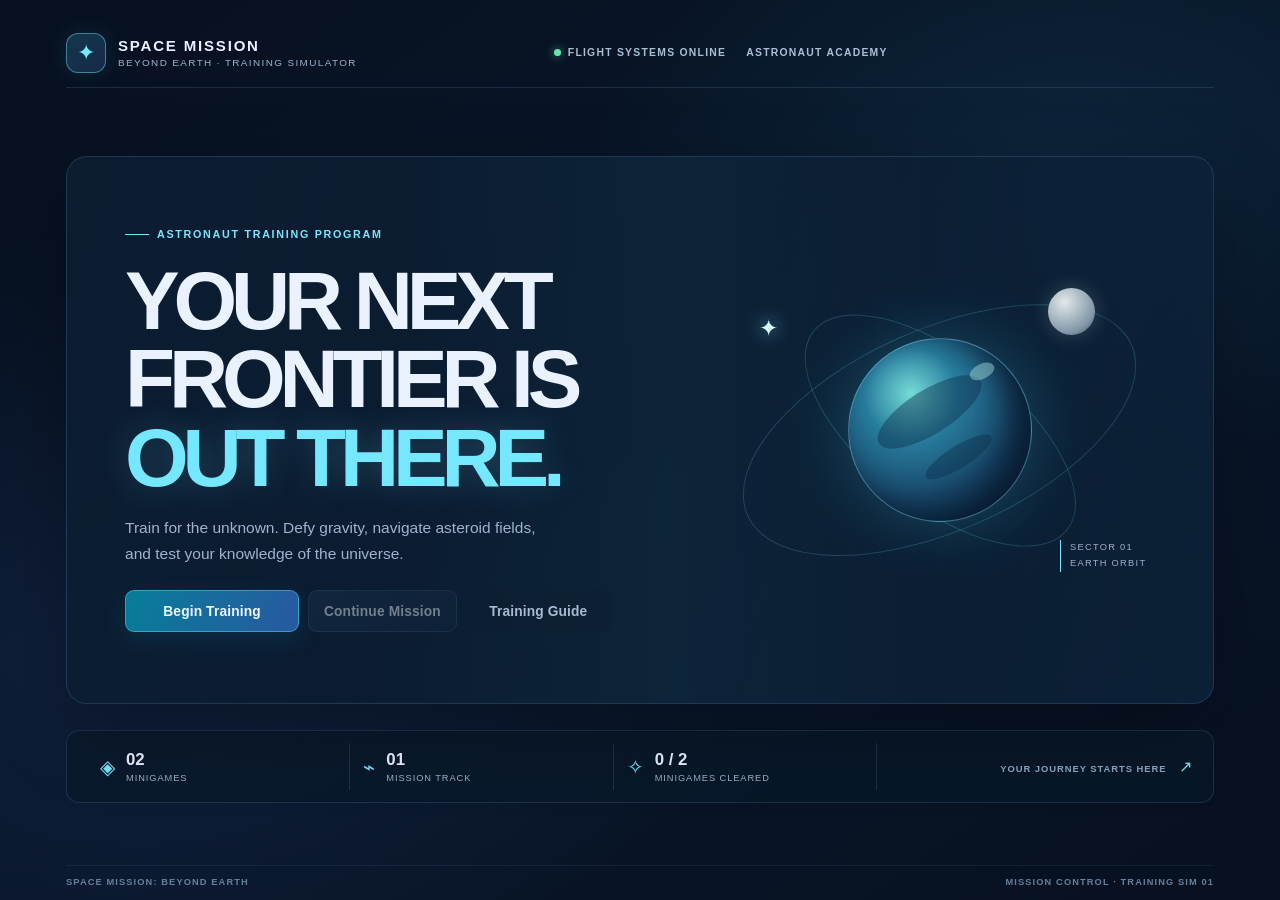
<file: index.html>
<!doctype html>
<html lang="en">
<head>
  <meta charset="utf-8">
  <meta name="viewport" content="width=device-width, initial-scale=1">
  <meta name="theme-color" content="#080f23">
  <title>Space Mission: Beyond Earth</title>
  <link rel="stylesheet" href="styles.css">
  <script src="game.js" defer></script>
</head>
<body>
  <main id="game" class="app" aria-live="polite">
    <p class="loading">Preparing your mission...</p>
  </main>
  <div id="notice" class="notice" role="status" aria-live="assertive"></div>
</body>
</html>
</file>
<file: styles.css>
:root {
  color-scheme: dark;
  font-family: "DM Sans", sans-serif;
  color: #ebf2ff;
  background: #080f23;
  font-synthesis: none;
  text-rendering: optimizeLegibility;
  --bg: #080f23;
  --panel: rgba(18, 30, 59, .88);
  --panel-light: #1c2c4e;
  --text: #ebf2ff;
  --muted: #9fb1d2;
  --cyan: #5bdcef;
  --green: #63e0a9;
  --orange: #ffb167;
  --line: rgba(126, 158, 211, .2);
}

* { box-sizing: border-box; }

body {
  min-width: 320px;
  min-height: 100vh;
  margin: 0;
  background:
    radial-gradient(ellipse at 50% 5%, rgba(35, 75, 135, .23), transparent 45%),
    radial-gradient(ellipse at 80% 75%, rgba(29, 66, 122, .16), transparent 40%),
    var(--bg);
}

body::before {
  position: fixed;
  inset: 0;
  z-index: -1;
  background-image:
    radial-gradient(1px 1px at 15% 23%, #cbd9f4 99%, transparent),
    radial-gradient(1px 1px at 72% 16%, #a9c5e9 99%, transparent),
    radial-gradient(1px 1px at 89% 42%, #d7e5ff 99%, transparent),
    radial-gradient(1px 1px at 28% 78%, #cbd9f4 99%, transparent),
    radial-gradient(1px 1px at 58% 88%, #9fb1d2 99%, transparent);
  background-size: 270px 230px;
  content: "";
  opacity: .48;
  pointer-events: none;
}

button, input { font: inherit; }
button { color: inherit; }

.app {
  width: min(1120px, 100%);
  min-height: 100vh;
  margin: 0 auto;
  padding: clamp(20px, 5vw, 56px);
  display: flex;
  flex-direction: column;
}

.loading { margin: auto; color: var(--muted); }

.home {
  align-items: center;
  justify-content: center;
  text-align: center;
  min-height: calc(100vh - 40px);
}

.eyebrow {
  color: var(--cyan);
  font-size: .78rem;
  font-weight: 700;
  letter-spacing: .18em;
  text-transform: uppercase;
}

h1, h2, h3, p { margin-top: 0; }
h1, h2, h3, .score { font-family: "Space Grotesk", sans-serif; }

.home h1 {
  margin: 18px 0 12px;
  font-size: clamp(2.7rem, 8vw, 5.6rem);
  letter-spacing: -.065em;
  line-height: .98;
}

.home h1 span { color: var(--cyan); }
.lead { max-width: 600px; margin: 0 auto 32px; color: var(--muted); font-size: 1.08rem; line-height: 1.7; }

.menu-actions { display: grid; width: min(320px, 100%); gap: 12px; }
.button {
  min-height: 46px;
  padding: 11px 18px;
  border: 1px solid rgba(126, 158, 211, .3);
  border-radius: 12px;
  background: var(--panel-light);
  color: var(--text);
  font-weight: 700;
  cursor: pointer;
  transition: transform .16s ease, border-color .16s ease, background .16s ease;
}
.button:hover:not(:disabled) { transform: translateY(-2px); border-color: var(--cyan); background: #253b63; }
.button:focus-visible, input:focus-visible { outline: 3px solid rgba(91, 220, 239, .65); outline-offset: 3px; }
.button:disabled { cursor: not-allowed; opacity: .45; }
.button.primary { border-color: transparent; background: linear-gradient(110deg, #1689a7, #3863ad); }
.button.primary:hover:not(:disabled) { background: linear-gradient(110deg, #22a8c6, #4a78c5); }
.button.subtle { background: transparent; }

.topbar {
  display: flex;
  align-items: center;
  justify-content: space-between;
  gap: 18px;
  margin-bottom: 30px;
}
.topbar h1 { margin: 0 0 5px; font-size: clamp(1.7rem, 4vw, 2.4rem); }
.topbar p { margin: 0; color: var(--muted); }
.top-actions { display: flex; flex-wrap: wrap; gap: 9px; }
.top-actions .button { min-height: 40px; padding: 8px 13px; font-size: .88rem; }

.card {
  border: 1px solid var(--line);
  border-radius: 20px;
  background: var(--panel);
  box-shadow: 0 22px 65px rgba(0, 0, 0, .2);
  backdrop-filter: blur(12px);
}

.screen-content { flex: 1; }
.level-grid, .character-grid { display: grid; grid-template-columns: repeat(2, minmax(0, 1fr)); gap: 18px; }
.level-card { padding: clamp(19px, 3vw, 28px); }
.level-card h2 { margin-bottom: 7px; font-size: 1.24rem; }
.level-card > p { min-height: 44px; margin-bottom: 20px; color: var(--muted); line-height: 1.5; }
.mission-list { display: grid; gap: 10px; }
.mission-item {
  display: flex;
  align-items: center;
  justify-content: space-between;
  gap: 14px;
  padding: 14px;
  border: 1px solid var(--line);
  border-radius: 13px;
  background: rgba(6, 14, 33, .45);
}
.mission-item h3 { margin: 0 0 4px; font-size: .98rem; }
.mission-item p { margin: 0; color: var(--muted); font-size: .85rem; }
.mission-item .button { flex: 0 0 auto; padding: 9px 13px; }
.locked { border-color: rgba(255, 177, 103, .32); color: var(--orange) !important; }

.character-card {
  min-height: 300px;
  padding: 28px;
  display: flex;
  align-items: center;
  flex-direction: column;
  justify-content: center;
  text-align: center;
}
.astronaut {
  position: relative;
  width: 92px;
  height: 110px;
  margin-bottom: 13px;
}
.astronaut .helmet {
  position: absolute;
  z-index: 1;
  top: 0;
  left: 18px;
  width: 57px;
  height: 57px;
  border: 8px solid #d5e2f6;
  border-radius: 50%;
  background: color-mix(in srgb, var(--suit) 38%, #10203d);
  box-shadow: inset 0 0 18px rgba(91, 220, 239, .4), 0 0 18px color-mix(in srgb, var(--suit) 35%, transparent);
}
.astronaut .body-suit {
  position: absolute;
  bottom: 1px;
  left: 10px;
  width: 74px;
  height: 61px;
  border: 3px solid #d5e2f6;
  border-radius: 27px 27px 15px 15px;
  background: var(--suit);
}
.character-card h2 { margin-bottom: 7px; }
.character-card p { max-width: 310px; min-height: 48px; color: var(--muted); line-height: 1.5; }

.instructions { padding: clamp(20px, 4vw, 34px); }
.instructions h2 { margin: 22px 0 7px; font-size: 1.1rem; }
.instructions h2:first-child { margin-top: 0; }
.instructions p, .instructions li { color: var(--muted); line-height: 1.65; }
.instructions ul { padding-left: 22px; }

.mission-panel { flex: 1; display: flex; flex-direction: column; }
.mission-body { flex: 1; display: grid; place-items: center; padding: clamp(18px, 4vw, 34px); }
.mission-card { width: min(790px, 100%); padding: clamp(20px, 4vw, 36px); }
.mission-card h2 { margin-bottom: 10px; font-size: clamp(1.4rem, 4vw, 2rem); }
.mission-card .prompt { margin-bottom: 22px; color: var(--muted); line-height: 1.6; }
.options { display: grid; grid-template-columns: repeat(2, minmax(0, 1fr)); gap: 12px; }
.option { min-height: 62px; text-align: left; line-height: 1.4; }
.option:disabled { opacity: 1; }
.option.selected { border-color: var(--cyan); background: rgba(34, 111, 143, .38); }
.feedback { min-height: 44px; margin: 20px 0 0; color: var(--muted); line-height: 1.55; }
.feedback.correct { color: var(--green); }
.feedback.incorrect { color: var(--orange); }
.quiz-footer { display: flex; align-items: center; justify-content: space-between; gap: 16px; margin-top: 20px; }
.progress-label { color: var(--cyan); font-size: .85rem; font-weight: 700; letter-spacing: .08em; }

.training-layout { width: min(730px, 100%); }
.board {
  display: grid;
  grid-template-columns: repeat(8, 1fr);
  gap: 3px;
  width: 100%;
  aspect-ratio: 8 / 5;
  padding: 6px;
  border: 1px solid rgba(91, 220, 239, .25);
  border-radius: 14px;
  background: #0a1630;
  box-shadow: inset 0 0 40px rgba(16, 44, 80, .35);
}
.cell { display: grid; place-items: center; min-width: 0; border: 1px solid rgba(105, 139, 192, .13); border-radius: 5px; font-size: clamp(.85rem, 3vw, 1.55rem); }
.cell.debris { color: var(--orange); }
.cell.beacon { color: var(--cyan); text-shadow: 0 0 12px var(--cyan); }
.cell.airlock { color: var(--green); }
.cell.player { color: #fff; text-shadow: 0 0 12px var(--cyan); }
.training-status { display: flex; justify-content: space-between; gap: 14px; margin: 12px 0; color: var(--cyan); font-weight: 700; }
.dpad { display: grid; grid-template-columns: repeat(3, 54px); grid-template-rows: repeat(2, 45px); justify-content: center; gap: 6px; margin-top: 15px; }
.dpad button { padding: 4px; }
.dpad .up { grid-column: 2; }
.dpad .left { grid-column: 1; grid-row: 2; }
.dpad .down { grid-column: 2; grid-row: 2; }
.dpad .right { grid-column: 3; grid-row: 2; }

.repair-scene {
  min-height: 250px;
  display: grid;
  place-items: center;
  overflow: hidden;
  border: 1px solid var(--line);
  border-radius: 15px;
  background:
    radial-gradient(circle at 50% 50%, rgba(42, 91, 145, .28), transparent 46%),
    linear-gradient(135deg, rgba(6, 17, 39, .75), rgba(15, 35, 66, .72));
}
.repair-art { color: var(--cyan); font-size: clamp(2rem, 9vw, 5rem); letter-spacing: .08em; text-align: center; }
.oxygen-row { display: flex; align-items: center; justify-content: space-between; gap: 16px; margin: 18px 0; }
.oxygen-bar { flex: 1; height: 12px; overflow: hidden; border-radius: 20px; background: #091329; }
.oxygen-fill { width: 100%; height: 100%; border-radius: inherit; background: linear-gradient(90deg, #55dcb2, #5bdcef); transition: width .3s ease; }
.oxygen-fill.low { background: linear-gradient(90deg, #ff775f, var(--orange)); }
.repair-actions { text-align: center; }

.result-card { width: min(600px, 100%); margin: auto; padding: clamp(26px, 6vw, 48px); text-align: center; }
.result-card .score { margin: 15px 0; color: var(--green); font-size: clamp(3rem, 10vw, 5rem); letter-spacing: -.06em; }
.result-card .score.low { color: var(--orange); }
.result-actions { display: flex; flex-wrap: wrap; justify-content: center; gap: 10px; margin-top: 24px; }
.notice {
  position: fixed;
  right: 18px;
  bottom: 18px;
  z-index: 5;
  max-width: min(420px, calc(100vw - 36px));
  padding: 14px 18px;
  border: 1px solid rgba(255, 177, 103, .45);
  border-radius: 12px;
  background: #30243a;
  color: #ffe2c4;
  box-shadow: 0 12px 35px rgba(0, 0, 0, .35);
  opacity: 0;
  pointer-events: none;
  transform: translateY(10px);
  transition: .2s ease;
}
.notice.visible { opacity: 1; transform: translateY(0); }

@media (max-width: 720px) {
  .app { padding: 22px 16px; }
  .topbar { align-items: flex-start; flex-direction: column; }
  .level-grid, .character-grid { grid-template-columns: 1fr; }
  .level-card > p { min-height: 0; }
}
@media (max-width: 520px) {
  .mission-item { align-items: flex-start; flex-direction: column; }
  .options { grid-template-columns: 1fr; }
  .quiz-footer, .training-status { align-items: flex-start; flex-direction: column; }
  .repair-scene { min-height: 180px; }
  .mission-body { padding: 14px 0; }
}

@media (prefers-reduced-motion: reduce) {
  *, *::before, *::after { scroll-behavior: auto !important; transition-duration: .01ms !important; }
}

/* Mission-control visual system */
:root {
  --bg: #07101f;
  --panel: rgba(15, 29, 52, .94);
  --panel-light: #142943;
  --line: rgba(116, 161, 206, .19);
  --cyan: #75e7ff;
  --green: #67e6b1;
  --orange: #ffba73;
  --text: #eff7ff;
  --muted: #9eb4cd;
}

body {
  background:
    radial-gradient(ellipse at 82% 18%, rgba(35, 115, 150, .15), transparent 31%),
    radial-gradient(ellipse at 8% 72%, rgba(45, 70, 139, .19), transparent 39%),
    linear-gradient(145deg, #07101f, #09172b 54%, #07101f);
}

body::before {
  background-image:
    radial-gradient(1px 1px at 15% 23%, #cbd9f4 99%, transparent),
    radial-gradient(1px 1px at 72% 16%, #a9c5e9 99%, transparent),
    radial-gradient(1px 1px at 89% 42%, #d7e5ff 99%, transparent),
    radial-gradient(1px 1px at 28% 78%, #cbd9f4 99%, transparent),
    radial-gradient(1px 1px at 58% 88%, #9fb1d2 99%, transparent),
    radial-gradient(1px 1px at 43% 38%, #75e7ff 99%, transparent);
  opacity: .35;
}

.app {
  width: min(1240px, 100%);
  min-height: 100vh;
  padding: 18px clamp(16px, 4vw, 46px) 13px;
}

.game-chrome {
  min-height: 70px;
  display: grid;
  grid-template-columns: 1fr auto 1fr;
  align-items: center;
  gap: 20px;
  border-bottom: 1px solid var(--line);
}

.game-brand { display: flex; align-items: center; gap: 12px; }
.game-brand > span:last-child { display: grid; gap: 3px; }
.game-brand strong { font-family: "Space Grotesk", sans-serif; font-size: .94rem; letter-spacing: .12em; }
.game-brand small { color: var(--muted); font-size: .62rem; letter-spacing: .14em; }
.brand-mark {
  width: 40px;
  height: 40px;
  display: grid;
  place-items: center;
  border: 1px solid rgba(117, 231, 255, .45);
  border-radius: 12px;
  background: linear-gradient(145deg, rgba(47, 150, 178, .3), rgba(30, 50, 89, .7));
  color: var(--cyan);
  font-size: 1.4rem;
  box-shadow: 0 0 22px rgba(67, 206, 232, .12);
}
.chrome-status, .academy-tag {
  color: #a9bfd5;
  font-size: .65rem;
  font-weight: 700;
  letter-spacing: .12em;
  white-space: nowrap;
}
.signal-dot, .mission-live i {
  width: 7px;
  height: 7px;
  display: inline-block;
  margin-right: 7px;
  border-radius: 50%;
  background: var(--green);
  box-shadow: 0 0 10px rgba(103, 230, 177, .7);
}
.player-chip {
  justify-self: end;
  display: flex;
  align-items: center;
  gap: 9px;
  min-width: 178px;
  padding: 7px 10px;
  border: 1px solid var(--line);
  border-radius: 13px;
  background: rgba(13, 30, 51, .75);
}
.player-avatar {
  width: 34px;
  height: 34px;
  display: grid;
  place-items: center;
  border-radius: 10px;
  background: rgba(117, 231, 255, .14);
  color: var(--cyan);
  font-weight: 800;
}
.player-name { flex: 1; min-width: 0; overflow: hidden; font-size: .82rem; font-weight: 700; text-overflow: ellipsis; white-space: nowrap; }
.player-name small, .player-score small { display: block; margin-top: 2px; color: var(--muted); font-size: .59rem; font-weight: 600; letter-spacing: .06em; }
.player-score { color: var(--cyan); font-family: "Space Grotesk", sans-serif; font-size: 1rem; font-weight: 700; text-align: right; }
.career-progress {
  min-height: 35px;
  display: flex;
  align-items: center;
  gap: 11px;
  padding: 0 3px;
  border-bottom: 1px solid rgba(116, 161, 206, .1);
}
.career-label, .career-next { color: #7f99b5; font-size: .59rem; font-weight: 700; letter-spacing: .11em; white-space: nowrap; }
.career-progress > strong { color: var(--cyan); font-size: .66rem; white-space: nowrap; }
.career-bar { flex: 1; height: 4px; overflow: hidden; border-radius: 5px; background: rgba(130, 165, 201, .16); }
.career-bar span { height: 100%; display: block; border-radius: inherit; background: linear-gradient(90deg, #28b6d2, #8bf3e0); transition: width .45s ease; }
.page-content { flex: 1; min-height: 0; display: flex; flex-direction: column; padding: 30px 0 24px; }
.game-footer {
  display: flex;
  justify-content: space-between;
  gap: 12px;
  padding-top: 11px;
  border-top: 1px solid rgba(116, 161, 206, .1);
  color: #667f9b;
  font-size: .58rem;
  font-weight: 700;
  letter-spacing: .12em;
}
.eyebrow { color: var(--cyan); font-size: .67rem; letter-spacing: .16em; }
.eyebrow-line { width: 24px; height: 1px; display: inline-block; margin: 0 8px 3px 0; background: var(--cyan); }
.button {
  min-height: 42px;
  padding: 10px 15px;
  border-color: rgba(132, 171, 209, .24);
  border-radius: 9px;
  background: linear-gradient(145deg, rgba(28, 54, 82, .96), rgba(17, 37, 61, .96));
  font-size: .86rem;
  letter-spacing: .01em;
}
.button:hover:not(:disabled) { transform: translateY(-1px); border-color: rgba(117, 231, 255, .68); background: #1c3e5b; }
.button.primary { border: 1px solid rgba(117, 231, 255, .4); background: linear-gradient(110deg, #087d99, #2859a0); box-shadow: 0 8px 24px rgba(14, 139, 173, .16); }
.button.primary:hover:not(:disabled) { background: linear-gradient(110deg, #0d9eb7, #3474b7); }
.button.subtle { border-color: transparent; background: rgba(13, 29, 49, .42); color: #a7bbd1; }
.card { border-color: rgba(119, 158, 196, .2); border-radius: 15px; background: linear-gradient(145deg, rgba(18, 38, 63, .96), rgba(11, 25, 45, .96)); box-shadow: 0 18px 55px rgba(0, 0, 0, .23); }

.home-page { justify-content: center; gap: 26px; }
.home-hero {
  min-height: 440px;
  position: relative;
  display: grid;
  grid-template-columns: minmax(0, 1fr) minmax(300px, .92fr);
  align-items: center;
  overflow: hidden;
  padding: clamp(26px, 5vw, 58px);
  border: 1px solid rgba(117, 166, 207, .2);
  border-radius: 21px;
  background: linear-gradient(110deg, rgba(12, 29, 50, .98) 0%, rgba(12, 29, 50, .91) 54%, rgba(13, 38, 62, .7) 100%);
  box-shadow: 0 28px 80px rgba(0, 0, 0, .26);
}
.home-hero::before { position: absolute; inset: 0; background: linear-gradient(90deg, transparent 30%, rgba(42, 155, 176, .06), transparent 75%); content: ""; pointer-events: none; }
.hero-copy { position: relative; z-index: 1; max-width: 550px; }
.hero-copy h1 { margin: 22px 0 17px; font-size: clamp(2.8rem, 6.4vw, 5.3rem); font-weight: 600; letter-spacing: -.075em; line-height: .96; }
.hero-copy h1 span { color: var(--cyan); text-shadow: 0 0 34px rgba(117, 231, 255, .22); }
.hero-copy .lead { max-width: 440px; margin: 0 0 23px; font-size: .97rem; }
.welcome-chip { width: fit-content; margin: 0 0 18px; padding: 8px 11px; border: 1px solid rgba(103, 230, 177, .2); border-radius: 7px; background: rgba(40, 116, 89, .1); color: #aeeacf; font-size: .65rem; font-weight: 700; letter-spacing: .1em; }
.menu-actions { width: auto; display: flex; flex-wrap: wrap; align-items: center; gap: 9px; }
.menu-actions .button { min-width: 145px; }
.menu-actions .button.primary { min-width: 174px; }
.hero-illustration { position: relative; width: min(100%, 430px); aspect-ratio: 1; justify-self: end; display: grid; place-items: center; }
.hero-illustration::before { position: absolute; width: 76%; height: 76%; border-radius: 50%; background: radial-gradient(circle, rgba(25, 132, 165, .16), transparent 68%); content: ""; }
.orbit { position: absolute; border: 1px solid rgba(117, 231, 255, .19); border-radius: 50%; transform: rotate(-24deg); }
.orbit-wide { width: 98%; height: 47%; }
.orbit-tight { width: 75%; height: 35%; transform: rotate(38deg); }
.hero-planet { position: relative; width: 43%; aspect-ratio: 1; overflow: hidden; border: 1px solid rgba(149, 215, 232, .35); border-radius: 50%; background: radial-gradient(circle at 34% 30%, #75dbd7 0, #277c9d 27%, #174366 62%, #0c2643 100%); box-shadow: inset -18px -8px 30px rgba(1, 9, 22, .62), 0 0 54px rgba(67, 203, 226, .18); }
.hero-planet::before, .hero-planet::after { position: absolute; width: 65%; height: 24%; border-radius: 50%; background: rgba(13, 47, 74, .44); content: ""; transform: rotate(-32deg); }
.hero-planet::before { top: 28%; left: 12%; }
.hero-planet::after { top: 59%; left: 39%; width: 42%; height: 12%; }
.hero-planet span { position: absolute; top: 14%; right: 20%; width: 14%; height: 8%; border-radius: 50%; background: rgba(181, 232, 223, .42); transform: rotate(-25deg); }
.hero-moon { position: absolute; top: 17%; right: 14%; width: 11%; aspect-ratio: 1; border-radius: 50%; background: radial-gradient(circle at 35% 30%, #e1e9e9, #8498a9 67%, #3b536b); box-shadow: 0 0 20px rgba(206, 225, 238, .21); }
.hero-ship { position: absolute; top: 23%; left: 8%; color: #d7faff; font-size: 1.45rem; text-shadow: 0 0 18px var(--cyan); }
.hero-coordinates { position: absolute; right: 2%; bottom: 17%; padding-left: 9px; border-left: 1px solid var(--cyan); color: #9ab4cb; font-size: .58rem; letter-spacing: .14em; line-height: 1.7; }
.home-briefing { display: grid; grid-template-columns: repeat(3, 1fr) 1.2fr; align-items: center; padding: 12px 20px; border: 1px solid var(--line); border-radius: 13px; background: rgba(10, 25, 43, .76); }
.briefing-item { display: flex; align-items: center; gap: 11px; padding: 7px 13px; border-right: 1px solid var(--line); }
.briefing-icon { color: var(--cyan); font-size: 1.28rem; }
.briefing-item strong, .briefing-item small { display: block; }
.briefing-item strong { font-family: "Space Grotesk", sans-serif; font-size: 1.05rem; }
.briefing-item small { margin-top: 3px; color: var(--muted); font-size: .58rem; letter-spacing: .1em; }
.briefing-tag { justify-self: end; color: #8ca7c1; font-size: .59rem; font-weight: 700; letter-spacing: .1em; }
.briefing-tag span { margin-left: 9px; color: var(--cyan); font-size: 1rem; }

.section-heading { display: flex; align-items: end; justify-content: space-between; gap: 18px; margin-bottom: 22px; }
.section-heading h1 { margin: 7px 0 6px; font-size: clamp(1.8rem, 4vw, 2.6rem); letter-spacing: -.045em; }
.section-heading p { margin: 0; color: var(--muted); font-size: .92rem; }
.top-actions { display: flex; flex-wrap: wrap; gap: 8px; }
.top-actions .button { min-height: 38px; padding: 8px 12px; font-size: .76rem; }
.control-page { gap: 18px; }
.campaign-progress { display: grid; grid-template-columns: minmax(190px, 1fr) minmax(150px, 2.1fr) auto; align-items: center; gap: 21px; padding: 14px 18px; border: 1px solid var(--line); border-radius: 12px; background: rgba(13, 31, 51, .74); }
.campaign-copy { display: flex; align-items: center; gap: 10px; }
.campaign-icon { width: 34px; height: 34px; display: grid; place-items: center; border: 1px solid rgba(117, 231, 255, .3); border-radius: 9px; color: var(--cyan); font-size: 1.25rem; }
.campaign-copy strong, .campaign-copy small { display: block; }
.campaign-copy strong { font-size: .68rem; letter-spacing: .1em; }
.campaign-copy small { margin-top: 3px; color: var(--muted); font-size: .59rem; letter-spacing: .06em; }
.campaign-track { display: grid; grid-template-columns: repeat(4, 1fr); gap: 7px; }
.campaign-track span { height: 7px; border-radius: 8px; background: rgba(131, 160, 190, .19); }
.campaign-track span.cleared { background: linear-gradient(90deg, #25a8bf, #71e9db); box-shadow: 0 0 12px rgba(64, 210, 218, .24); }
.campaign-track span.track-locked { background: repeating-linear-gradient(90deg, rgba(255, 186, 115, .29) 0 5px, transparent 5px 9px); }
.campaign-points { color: var(--cyan); font-family: "Space Grotesk", sans-serif; font-size: 1rem; font-weight: 700; }
.campaign-points small { color: var(--muted); font: 700 .59rem "DM Sans", sans-serif; letter-spacing: .1em; }
.level-grid { flex: 1; display: grid; grid-template-columns: repeat(2, minmax(0, 1fr)); gap: 16px; }
.level-card { padding: clamp(17px, 2.5vw, 24px); }
.level-heading { display: grid; grid-template-columns: auto 1fr auto; align-items: center; gap: 12px; margin-bottom: 12px; }
.level-number { width: 49px; height: 49px; display: grid; place-items: center; border: 1px solid rgba(117, 231, 255, .4); border-radius: 13px; background: rgba(37, 132, 158, .13); color: var(--cyan); font: 700 1.15rem "Space Grotesk", sans-serif; }
.level-number.dimmed { border-color: rgba(255, 186, 115, .26); background: rgba(255, 186, 115, .06); color: #d5a779; }
.level-label { margin-bottom: 4px; color: var(--muted); font-size: .58rem; font-weight: 700; letter-spacing: .12em; }
.level-heading h2 { margin: 0; font-size: 1.13rem; }
.status-tag, .mission-state { padding: 5px 7px; border: 1px solid rgba(103, 230, 177, .27); border-radius: 5px; color: var(--green); font-size: .54rem; font-weight: 800; letter-spacing: .07em; white-space: nowrap; }
.status-locked { border-color: rgba(255, 186, 115, .22); color: var(--orange); }
.level-card > p { min-height: 39px; margin: 0 0 14px; color: var(--muted); font-size: .78rem; line-height: 1.5; }
.level-card > p.locked { color: #d9aa7a !important; }
.mission-list { display: grid; gap: 8px; }
.mission-item { display: grid; grid-template-columns: 35px minmax(0, 1fr) auto auto; align-items: center; gap: 9px; padding: 11px; border: 1px solid rgba(121, 158, 195, .13); border-radius: 10px; background: rgba(5, 17, 32, .5); }
.mission-item.mission-cleared { border-color: rgba(103, 230, 177, .22); background: linear-gradient(100deg, rgba(26, 73, 71, .18), rgba(5, 17, 32, .5)); }
.mission-token { width: 34px; height: 34px; display: grid; place-items: center; border: 1px solid rgba(126, 158, 190, .24); border-radius: 9px; color: #a3b8cd; font: 700 .7rem "Space Grotesk", sans-serif; }
.mission-token.token-cleared { border-color: rgba(103, 230, 177, .34); background: rgba(103, 230, 177, .1); color: var(--green); font-size: 1rem; }
.mission-info { min-width: 0; }
.mission-type { color: #738ca5; font-size: .53rem; font-weight: 700; letter-spacing: .1em; }
.mission-info h3 { margin: 2px 0 3px; font-size: .79rem; }
.mission-info p { margin: 0; overflow: hidden; color: var(--muted); font-size: .65rem; text-overflow: ellipsis; white-space: nowrap; }
.mission-state { border-color: rgba(126, 158, 190, .19); color: #8fa5bc; }
.mission-state.state-cleared { border-color: rgba(103, 230, 177, .23); color: var(--green); }
.mission-item .button { min-height: 33px; padding: 6px 9px; font-size: .68rem; white-space: nowrap; }
.mission-item .replay-button { background: rgba(16, 41, 58, .7); color: #b7d0e4; }

.character-page { gap: 8px; }
.character-grid { flex: 1; align-content: center; }
.character-card { min-height: 340px; padding: 25px; border-radius: 16px; transition: transform .2s ease, border-color .2s ease; }
.character-card:hover { transform: translateY(-4px); border-color: rgba(117, 231, 255, .5); }
.crew-role { margin: 2px 0 9px; color: #80a1bc; font-size: .58rem; font-weight: 700; letter-spacing: .14em; }
.character-card h2 { margin-bottom: 7px; font-size: 1.45rem; }
.character-card p { min-height: 42px; margin-bottom: 17px; font-size: .82rem; }
.astronaut { transform: scale(1.08); margin-bottom: 14px; }
.form-page { justify-content: center; }
.form-stage { width: min(520px, 100%); align-self: center; padding: 30px; text-align: center; }
.stage-emblem { width: 57px; height: 57px; display: grid; place-items: center; margin: 0 auto 15px; border: 1px solid rgba(117, 231, 255, .4); border-radius: 17px; color: var(--cyan); font-size: 1.8rem; box-shadow: 0 0 28px rgba(117, 231, 255, .12); }
.form-stage h2 { margin: 5px 0 9px; font-size: 1.35rem; }
.form-stage .prompt { margin-bottom: 18px; }
.form-stage form > .button { width: 100%; }
.manual-page { gap: 8px; }
.instructions { width: min(860px, 100%); align-self: center; padding: clamp(22px, 4vw, 38px); }
.manual-stamp { display: flex; justify-content: space-between; padding-bottom: 12px; border-bottom: 1px solid var(--line); color: var(--cyan); font-size: .61rem; font-weight: 800; letter-spacing: .15em; }
.manual-stamp span { color: var(--muted); }
.instructions h2 { margin: 20px 0 6px; color: var(--text); font-size: 1rem; }
.instructions ul { margin-bottom: 12px; }
.instructions p, .instructions li { font-size: .84rem; }

.mission-page { gap: 14px; }
.mission-banner { display: grid; grid-template-columns: 61px minmax(0, 1fr) auto; align-items: center; gap: 14px; padding: 16px 19px; border: 1px solid var(--line); border-radius: 13px; background: linear-gradient(105deg, rgba(16, 39, 62, .93), rgba(10, 25, 45, .88)); }
.mission-emblem { width: 56px; height: 56px; display: grid; place-items: center; grid-row: 1 / span 2; border: 1px solid rgba(117, 231, 255, .36); border-radius: 14px; background: rgba(37, 132, 158, .13); color: var(--cyan); font: 700 1.2rem "Space Grotesk", sans-serif; }
.mission-banner-copy { grid-column: 2; grid-row: 1 / span 2; }
.mission-banner-copy .eyebrow span { padding: 0 4px; color: #718aa2; }
.mission-banner h1 { margin: 5px 0 3px; font-size: clamp(1.25rem, 3vw, 1.8rem); letter-spacing: -.035em; }
.mission-banner p { margin: 0; color: var(--muted); font-size: .76rem; }
.mission-live { justify-self: end; color: var(--green); font-size: .59rem; font-weight: 800; letter-spacing: .1em; white-space: nowrap; }
.mission-live i { width: 6px; height: 6px; }
.mission-exit { grid-column: 3; grid-row: 2; justify-self: end; }
.mission-exit .button { min-height: 32px; padding: 5px 9px; font-size: .65rem; }
.mission-body { flex: 1; min-height: 340px; padding: 5px 0; }
.mission-card { width: min(800px, 100%); padding: clamp(20px, 3vw, 31px); }
.quiz-card > h2 { margin: 18px 0 21px; font-size: clamp(1.35rem, 3.2vw, 1.9rem); line-height: 1.25; }
.quiz-topline { display: flex; align-items: center; justify-content: space-between; gap: 22px; padding-bottom: 16px; border-bottom: 1px solid rgba(121, 158, 195, .14); }
.quiz-topline .objective-progress { width: min(230px, 45%); }
.progress-label { color: var(--cyan); font-size: .62rem; letter-spacing: .12em; }
.progress-label span { color: #718aa2; }
.objective-progress { width: 100%; }
.objective-label { display: flex; align-items: center; justify-content: space-between; gap: 12px; margin-bottom: 6px; color: #9bb1c8; font-size: .59rem; font-weight: 700; letter-spacing: .08em; }
.objective-label strong { color: var(--cyan); font: 700 .74rem "Space Grotesk", sans-serif; }
.objective-label small { color: #7993ad; font: inherit; }
.objective-track { height: 5px; overflow: hidden; border-radius: 9px; background: rgba(117, 157, 194, .16); }
.objective-track span { height: 100%; display: block; border-radius: inherit; background: linear-gradient(90deg, #18a8c0, #80ecde); transition: width .3s ease; }
.options { gap: 10px; }
.option { min-height: 59px; padding: 12px 15px; border-color: rgba(124, 160, 197, .2); border-radius: 9px; background: rgba(8, 24, 42, .78); font-size: .81rem; }
.option:hover:not(:disabled) { border-color: rgba(117, 231, 255, .55); background: rgba(21, 58, 76, .8); }
.option.selected { border-color: var(--cyan); background: rgba(25, 106, 125, .32); box-shadow: inset 3px 0 var(--cyan); }
.feedback { min-height: 0; padding: 11px 13px; border: 1px solid rgba(132, 161, 190, .12); border-radius: 8px; background: rgba(5, 17, 32, .55); font-size: .78rem; }
.feedback.correct { border-color: rgba(103, 230, 177, .23); background: rgba(43, 105, 78, .12); }
.feedback.incorrect { border-color: rgba(255, 186, 115, .22); background: rgba(115, 73, 35, .13); }
.quiz-footer { margin-top: 12px; }
.quiz-footer .button { min-width: 145px; }
.scenario-heading { display: flex; align-items: flex-start; gap: 13px; margin: 17px 0 18px; }
.scenario-heading h2 { margin: 0 0 6px; font-size: 1.55rem; }
.scenario-heading .prompt { margin: 0; font-size: .82rem; }
.alert-icon { width: 37px; height: 37px; flex: 0 0 auto; display: grid; place-items: center; border: 1px solid rgba(255, 186, 115, .35); border-radius: 11px; background: rgba(255, 186, 115, .08); color: var(--orange); font: 800 1.1rem "Space Grotesk", sans-serif; }
.training-layout { width: min(740px, 100%); }
.board { gap: 5px; padding: 9px; border-color: rgba(117, 231, 255, .24); border-radius: 15px; background: radial-gradient(ellipse at center, #102641, #091629 76%); box-shadow: inset 0 0 60px rgba(33, 100, 145, .15), 0 14px 38px rgba(0, 0, 0, .2); }
.cell { position: relative; border-color: rgba(110, 150, 188, .12); border-radius: 7px; background: rgba(11, 31, 51, .55); font-size: clamp(.85rem, 3.5vw, 1.65rem); }
.cell.debris { border-color: rgba(255, 186, 115, .22); background: rgba(112, 64, 45, .22); color: var(--orange); }
.cell.beacon { border-color: rgba(117, 231, 255, .25); background: rgba(38, 151, 174, .13); color: var(--cyan); text-shadow: 0 0 14px var(--cyan); }
.cell.airlock { border: 1px dashed rgba(103, 230, 177, .5); background: rgba(41, 119, 90, .13); color: var(--green); }
.cell.player { border-color: rgba(117, 231, 255, .5); background: rgba(50, 146, 175, .24); color: #fff; text-shadow: 0 0 15px var(--cyan); }
.training-hud { display: grid; grid-template-columns: 1fr auto; align-items: end; gap: 20px; margin-top: 13px; }
.training-hud > div { max-width: 390px; }
.moves-counter { display: flex; align-items: center; gap: 9px; padding: 7px 10px; border: 1px solid var(--line); border-radius: 8px; background: rgba(10, 25, 43, .7); }
.moves-counter small { color: var(--muted); font-size: .55rem; font-weight: 700; letter-spacing: .09em; }
.moves-counter strong { color: var(--cyan); font: 700 1rem "Space Grotesk", sans-serif; }
.training-status { margin: 11px 0 0; color: #8ea8c0; font-size: .57rem; letter-spacing: .09em; }
.training-status span:first-child { color: var(--green); font-weight: 700; }
.dpad { grid-template-columns: repeat(3, 45px); grid-template-rows: repeat(2, 38px); gap: 5px; margin-top: 9px; }
.dpad button { min-height: 35px; padding: 3px; border-radius: 7px; color: var(--cyan); }

.repair-scene { position: relative; min-height: 225px; border-color: rgba(117, 166, 207, .18); background: radial-gradient(ellipse at 50% 50%, rgba(30, 96, 130, .25), transparent 52%), linear-gradient(130deg, #091829, #102944 55%, #091829); }
.repair-scene::before { position: absolute; inset: 0; background-image: radial-gradient(1px 1px at 17% 27%, #e6f4ff 99%, transparent), radial-gradient(1px 1px at 78% 19%, #90b8d5 99%, transparent), radial-gradient(1px 1px at 68% 76%, #d3ebff 99%, transparent), radial-gradient(1px 1px at 28% 68%, #9fc2dc 99%, transparent); content: ""; opacity: .7; }
.satellite-illustration { position: relative; width: min(400px, 84%); height: 142px; display: flex; align-items: center; justify-content: center; filter: drop-shadow(0 10px 19px rgba(0, 0, 0, .4)); }
.solar-panel { width: 36%; height: 68px; display: grid; grid-template-columns: repeat(3, 1fr); gap: 3px; padding: 5px; border: 1px solid #6398b4; background: #163d5a; transform: skewY(-7deg); }
.solar-panel i { border: 1px solid rgba(119, 209, 239, .48); background: linear-gradient(135deg, rgba(70, 160, 194, .6), rgba(20, 64, 96, .7)); }
.panel-left { transform: skewY(7deg) rotate(-8deg); }
.panel-right { transform: skewY(-7deg) rotate(8deg); }
.satellite-core { z-index: 1; width: 70px; height: 79px; display: grid; place-items: center; border: 2px solid #9db9ca; border-radius: 11px; background: linear-gradient(135deg, #b2c7d2, #3f6177 52%, #213d53); color: #a9eff5; font-size: 1.7rem; box-shadow: inset 0 0 13px rgba(12, 31, 45, .6); }
.repair-astronaut { position: absolute; z-index: 2; right: 10%; bottom: -3px; font-size: 2.1rem; filter: drop-shadow(0 0 10px rgba(117, 231, 255, .45)); }
.scene-label { position: absolute; right: 13px; bottom: 11px; color: #82a6bc; font-size: .53rem; font-weight: 700; letter-spacing: .13em; }
.oxygen-row { justify-content: flex-start; margin: 15px 0; padding: 11px 13px; border: 1px solid rgba(116, 161, 206, .14); border-radius: 9px; background: rgba(5, 17, 32, .48); }
.oxygen-reading { min-width: 112px; }
.oxygen-reading span, .oxygen-reading strong { display: block; }
.oxygen-reading span { margin-bottom: 3px; color: var(--muted); font-size: .54rem; font-weight: 700; letter-spacing: .11em; }
.oxygen-reading strong { color: var(--cyan); font: 700 1.35rem "Space Grotesk", sans-serif; }
.oxygen-reading small { margin-left: 2px; color: var(--muted); font: 700 .66rem "DM Sans", sans-serif; }
.oxygen-bar { height: 9px; background: rgba(132, 161, 190, .14); }
.oxygen-fill { background: linear-gradient(90deg, #36c89c, #75e7ff); box-shadow: 0 0 12px rgba(117, 231, 255, .2); }
.repair-task-header { display: grid; grid-template-columns: 1fr minmax(150px, 220px); align-items: end; gap: 20px; }
.repair-task-header .eyebrow { font-size: .56rem; }
.repair-task-header h2 { margin: 5px 0; font-size: 1.1rem; }
.repair-task-header .prompt { margin: 0; font-size: .74rem; }
.repair-task-header .objective-progress { padding-bottom: 3px; }
.repair-actions { margin-top: 18px; text-align: right; }
.repair-actions .button { min-width: 190px; }

.result-page { justify-content: center; }
.result-card { position: relative; width: min(650px, 100%); align-self: center; overflow: hidden; padding: 30px clamp(22px, 5vw, 44px); border-radius: 19px; background: radial-gradient(ellipse at 50% 0, rgba(47, 142, 164, .12), transparent 38%), linear-gradient(145deg, rgba(18, 38, 63, .98), rgba(9, 23, 42, .98)); }
.result-card h1 { margin: 4px 0 5px; font-size: clamp(1.8rem, 5vw, 2.6rem); letter-spacing: -.05em; }
.result-card .lead { margin: 0 auto 5px; font-size: .9rem; }
.result-orbit { width: 73px; height: 73px; display: grid; place-items: center; margin: 0 auto 14px; border: 1px solid rgba(117, 231, 255, .3); border-radius: 50%; background: radial-gradient(circle, rgba(48, 144, 162, .25), rgba(14, 35, 57, .8)); box-shadow: 0 0 34px rgba(67, 203, 226, .12); }
.result-medal { width: 48px; height: 48px; display: grid; place-items: center; border: 1px solid rgba(255, 210, 119, .55); border-radius: 50%; color: #ffd980; font-size: 1.65rem; }
.result-stars { margin-top: 8px; color: #ffd779; font-size: 1.25rem; letter-spacing: .24em; text-shadow: 0 0 16px rgba(255, 215, 121, .18); }
.result-card .score { margin: 2px 0; color: var(--green); font-size: clamp(3.3rem, 10vw, 5rem); line-height: 1.05; }
.result-card .score span { color: #91a8bf; font: 700 .72rem "DM Sans", sans-serif; letter-spacing: .1em; }
.result-card .score.low { color: var(--orange); }
.result-message { margin: 6px 0 19px; color: #c4d5e5; font-size: .85rem; }
.result-stat-row { display: grid; grid-template-columns: repeat(3, 1fr); gap: 8px; padding: 12px 0; border-top: 1px solid var(--line); border-bottom: 1px solid var(--line); }
.result-stat-row > div { padding: 3px 7px; border-right: 1px solid var(--line); }
.result-stat-row > div:last-child { border: 0; }
.result-stat-row small, .result-stat-row strong { display: block; }
.result-stat-row small { margin-bottom: 5px; color: var(--muted); font-size: .53rem; font-weight: 700; letter-spacing: .09em; }
.result-stat-row strong { color: var(--text); font: 700 .89rem "Space Grotesk", sans-serif; }
.result-stat-row strong span { color: var(--muted); font: 600 .55rem "DM Sans", sans-serif; }
.result-actions { margin-top: 17px; }
.result-actions .button { min-width: 170px; }

@media (max-width: 900px) {
  .home-hero { grid-template-columns: minmax(0, 1.1fr) minmax(240px, .8fr); padding: 30px; }
  .hero-copy h1 { font-size: clamp(2.6rem, 7vw, 4.4rem); }
  .mission-item { grid-template-columns: 34px minmax(0, 1fr) auto; }
  .mission-state { display: none; }
}
@media (max-width: 700px) {
  .app { padding: 12px 14px 10px; }
  .game-chrome { grid-template-columns: 1fr auto; min-height: 62px; gap: 8px; }
  .chrome-status { display: none; }
  .game-brand strong { font-size: .78rem; }
  .game-brand small { font-size: .52rem; }
  .brand-mark { width: 34px; height: 34px; }
  .player-chip { min-width: 0; padding: 5px 7px; }
  .player-avatar { width: 29px; height: 29px; }
  .player-name { max-width: 78px; font-size: .72rem; }
  .player-score { font-size: .84rem; }
  .career-progress { gap: 7px; }
  .career-label, .career-next { font-size: .5rem; }
  .career-progress > strong { font-size: .56rem; }
  .page-content { padding: 19px 0 17px; }
  .home-page { justify-content: flex-start; }
  .home-hero { min-height: 0; grid-template-columns: 1fr; padding: 25px 22px 15px; }
  .hero-copy { max-width: none; }
  .hero-copy h1 { margin: 17px 0 12px; font-size: clamp(2.8rem, 13vw, 4.4rem); }
  .hero-copy .lead { margin-bottom: 17px; font-size: .86rem; }
  .menu-actions { display: grid; grid-template-columns: 1fr 1fr; }
  .menu-actions .button, .menu-actions .button.primary { min-width: 0; }
  .menu-actions .button:first-child { grid-column: 1 / -1; }
  .menu-actions .button.subtle { grid-column: 1 / -1; }
  .hero-illustration { width: min(78vw, 300px); justify-self: center; margin-top: -1px; }
  .home-briefing { grid-template-columns: repeat(3, 1fr); padding: 8px; }
  .briefing-item { justify-content: center; gap: 6px; padding: 5px; }
  .briefing-icon { font-size: 1rem; }
  .briefing-item strong { font-size: .85rem; }
  .briefing-item small { font-size: .48rem; }
  .briefing-tag { display: none; }
  .section-heading { align-items: flex-start; flex-direction: column; margin-bottom: 15px; }
  .section-heading .top-actions { align-self: stretch; }
  .campaign-progress { grid-template-columns: 1fr auto; gap: 11px; padding: 11px; }
  .campaign-track { grid-column: 1 / -1; grid-row: 2; }
  .campaign-points { grid-column: 2; grid-row: 1; }
  .level-grid { grid-template-columns: 1fr; }
  .level-card > p { min-height: 0; }
  .mission-banner { grid-template-columns: 45px minmax(0, 1fr) auto; gap: 9px; padding: 12px; }
  .mission-emblem { width: 42px; height: 42px; border-radius: 11px; font-size: .95rem; }
  .mission-banner h1 { font-size: 1.12rem; }
  .mission-banner p { max-width: 440px; font-size: .67rem; }
  .mission-live { font-size: .5rem; }
  .mission-exit { grid-column: 2 / 4; }
  .mission-exit .button { min-height: 27px; padding: 3px 6px; font-size: .59rem; }
  .mission-body { min-height: 0; padding: 0; }
}
@media (max-width: 520px) {
  .game-footer { font-size: .47rem; }
  .player-name small { font-size: .5rem; }
  .career-next { max-width: 74px; overflow: hidden; text-overflow: ellipsis; }
  .level-heading { grid-template-columns: auto 1fr auto; gap: 8px; }
  .level-number { width: 40px; height: 40px; }
  .level-heading h2 { font-size: .99rem; }
  .status-tag { padding: 4px 5px; font-size: .46rem; }
  .mission-item { grid-template-columns: 31px minmax(0, 1fr) auto; gap: 7px; padding: 9px; }
  .mission-token { width: 30px; height: 30px; }
  .mission-info h3 { font-size: .72rem; }
  .mission-info p { max-width: 190px; }
  .mission-item .button { padding: 5px 7px; font-size: .6rem; }
  .character-grid { grid-template-columns: 1fr; }
  .character-card { min-height: 280px; }
  .form-stage { padding: 22px 17px; }
  .mission-banner { grid-template-columns: 38px minmax(0, 1fr); }
  .mission-emblem { width: 36px; height: 36px; grid-row: 1 / span 2; }
  .mission-banner-copy { grid-column: 2; grid-row: 1; }
  .mission-live { display: none; }
  .mission-exit { grid-column: 2; grid-row: 2; justify-self: start; margin-top: 5px; }
  .quiz-topline { align-items: flex-start; flex-direction: column; gap: 10px; }
  .quiz-topline .objective-progress { width: 100%; }
  .options { grid-template-columns: 1fr; }
  .training-hud { grid-template-columns: 1fr auto; gap: 10px; }
  .training-status { flex-direction: column; gap: 5px; }
  .repair-scene { min-height: 175px; }
  .satellite-illustration { height: 118px; }
  .satellite-core { width: 55px; height: 64px; }
  .solar-panel { height: 56px; }
  .repair-task-header { grid-template-columns: 1fr; gap: 13px; }
  .repair-actions { text-align: left; }
  .repair-actions .button { width: 100%; }
  .result-stat-row { grid-template-columns: 1fr; gap: 7px; }
  .result-stat-row > div { display: flex; align-items: center; justify-content: space-between; border: 0; }
  .result-stat-row small { margin: 0; }
  .result-actions { flex-direction: column; }
  .result-actions .button { width: 100%; }
  .scenario-heading h2 { font-size: 1.25rem; }
}

/* Defying Gravity embedded arcade minigame */
.single-level { grid-template-columns: minmax(0, 1fr); }
.gravity-page .mission-body { display: flex; flex-direction: column; align-items: center; justify-content: center; gap: 10px; }
.gravity-shell {
  width: min(960px, 100%);
  overflow: hidden;
  border: 2px solid rgba(117, 231, 255, .42);
  border-radius: 14px;
  background: #07152f;
  box-shadow: 0 0 36px rgba(36, 171, 207, .13), 0 18px 50px rgba(0,0,0,.28);
}
.gravity-frame { display: block; width: 100%; aspect-ratio: 16 / 9; border: 0; background: #07152f; }
.gravity-hint { margin: 0; color: #8faac4; font-size: .72rem; text-align: center; }
@media (max-width: 700px) {
  .gravity-shell { border-radius: 9px; }
  .gravity-page .mission-body { min-height: 0; }
}
</file>
